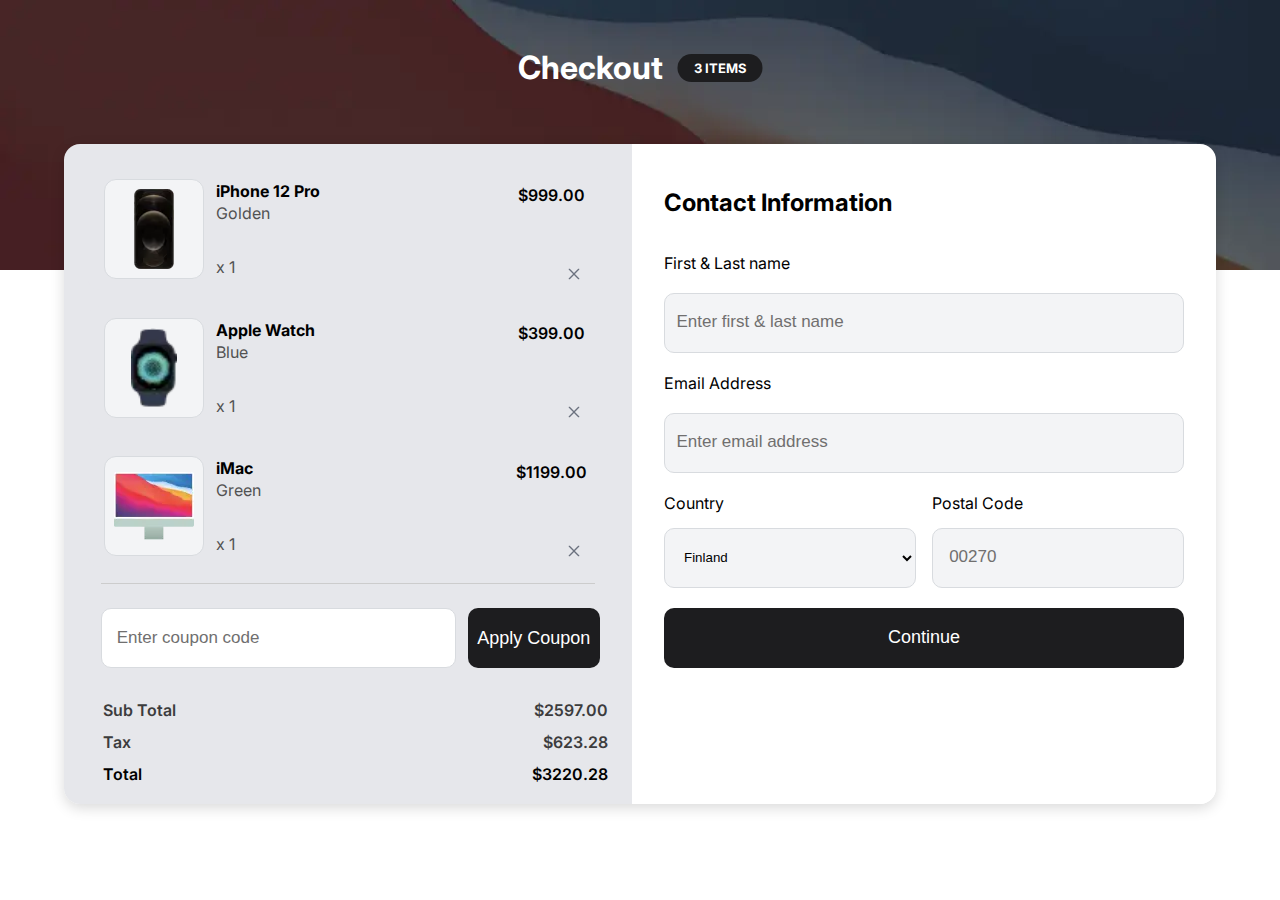
<file: index.html>
<!DOCTYPE html>
<html lang="en">
  <head>
    <meta charset="UTF-8" />
    <meta name="viewport" content="width=device-width, initial-scale=1.0" />
    <meta
      name="description"
      content="A simple checkout page for an online Apple shop."
    />

    <link
      rel="preload"
      as="image"
      href="resources/background-image.webp"
      imagesrcset="resources/background-image.webp"
      imagesizes="100vw"
      fetchpriority="high"
    />

    <link rel="preconnect" href="https://fonts.googleapis.com" />
    <link rel="preconnect" href="https://fonts.gstatic.com" crossorigin />
    <link
      rel="preload"
      href="https://fonts.googleapis.com/css2?family=Inter:wght@200..700&display=swap"
      as="style"
      onload="this.onload=null;this.rel='stylesheet'"
    />
    <noscript>
      <link
        href="https://fonts.googleapis.com/css2?family=Stack+Sans+Text:wght@200..700&display=swap"
        rel="stylesheet"
      />
    </noscript>

    <title>Checkout 3 items - Apple Shop</title>

    <style>
      body {
        margin: 0;
        font-family: "Inter", sans-serif;
      }

      * {
        box-sizing: border-box;
      }

      #top-bg {
        height: 30vh;
        width: 100%;
        position: relative;
      }

      #checkout-text {
        position: absolute;
        top: 3%;
        left: 50%;
        transform: translateX(-50%);
        display: flex;
        align-items: center;
        gap: 15px;
        color: #fff;
      }

      #checkout-text span {
        background: #1d1d1f;
        color: #fff;
        padding: 6px 16px;
        border-radius: 999px;
        display: flex;
        justify-content: center;
        align-items: center;
        font-size: small;
      }

      #main-window {
        display: flex;
        width: 90%;
        height: 660px;
        border-radius: 16px;
        overflow: hidden;
        margin: -130px auto 0;
        position: relative;
        z-index: 1;
        box-shadow: 0 4px 14px rgba(0, 0, 0, 0.15);
      }

      #left-side,
      #right-side {
        flex: 1;
        display: flex;
        flex-direction: column;
        gap: 16px;
        padding: 24px;
        box-sizing: border-box;
      }

      #left-side {
        background-color: #e6e7eb;
        justify-content: space-between;
      }

      #right-side {
        background-color: #fff;
        padding: 24px 32px;
      }

      #right-side h2 {
        margin-bottom: 16px;
      }

      form {
        display: grid;
        gap: 20px;
      }

      .form-item {
        display: flex;
        flex-direction: column;
      }

      .form-row {
        display: flex;
        gap: 16px;
      }

      .form-row .form-item {
        flex: 1;
      }

      .large-input,
      #country,
      #postal-code,
      #coupon-input {
        border: 1px solid #d8dbdf;
        border-radius: 10px;
        height: 60px;
        background-color: #f3f4f6;
      }

      #country {
        margin-top: 15px;
        padding-left: 15px;
      }

      #postal-code {
        margin-top: 15px;
      }

      #submit-button,
      #input-button {
        border: 0;
        border-radius: 10px;
        color: #fff;
        background-color: #1d1d1f;
        height: 60px;
        font-size: large;
      }

      .item-cart {
        display: flex;
        align-items: center;
        justify-content: space-between;
        background: #e6e7eb;
        border-radius: 12px;
        padding: 12px 16px;
        min-height: 110px;
      }

      .img-container {
        flex-shrink: 0;
        margin-right: 12px;
        background-color: #f3f4f6;
        border-radius: 12px;
        border: 1px solid #d8dbdf;
        height: 100px;
        width: 100px;
        display: flex;
        justify-content: center;
        align-items: center;
      }

      .item-image {
        max-width: 100%;
        max-height: 100%;
        object-fit: contain;
        border-radius: 8px;
      }

      .details {
        flex: 1;
        display: flex;
        flex-direction: column;
        gap: 2px;
      }

      .price-remove {
        display: flex;
        flex-direction: column;
        align-items: center;
        gap: 10px;
      }

      .item-name {
        font-weight: 700;
      }

      .item-count {
        min-width: 4ch;
      }

      .item-color {
        margin-top: -16px;
        color: #525252;
      }

      .item-number {
        color: #525252;
      }

      .item-price {
        margin-right: 0px;
        font-weight: 600;
      }

      .remove-item-btn {
        background: none;
        border: none;
        cursor: pointer;
        color: #999;
        margin-top: 30px;
        margin-left: 45px;
      }

      .remove-item-btn:hover {
        color: #333;
      }

      hr {
        border: 1px solid #000;
      }

      .coupon-row {
        display: flex;
        gap: 12px;
        align-items: center;
        padding-left: 13px;
      }

      #coupon-input {
        padding-left: 10px;
        width: 70%;
        background-color: #ffffff;
      }

      #input-button {
        width: 26%;
      }

      input::placeholder {
        font-size: 17px;
        color: #706f6f;
      }

      .details-row {
        margin-bottom: -20px;
      }

      .checkout-details div,
      .checkout-details .details-row {
        display: flex;
        align-items: center;
        white-space: nowrap;
      }

      .checkout-details .details-row #total-price {
        margin-left: auto;
      }

      .lighter-detail,
      .checkout-price {
        color: #3c3c3d;
      }

      #total-text,
      #total-price,
      .lighter-detail,
      .checkout-price {
        font-weight: 600;
      }

      .checkout-details .details-row {
        display: flex; /* makes left and right items align horizontally */
        align-items: center; /* vertical alignment */
      }

      .checkout-details .details-row p:first-child {
        /* Left side label stays on left */
        margin: 0;
      }

      .checkout-details .details-row p:last-child {
        /* Right side price moves to the right */
        margin-left: auto;
      }

      .checkout-details {
        padding-left: 15px;
      }

      #left-side > hr {
        margin-top: auto;
        width: 95%;
        height: 1px;
        background-color: #ccc;
        border: none;
        margin-left: auto;
        margin-right: auto;
      }

      input[type="number"]::-webkit-inner-spin-button,
      input[type="number"]::-webkit-outer-spin-button {
        -webkit-appearance: none;
        margin: 0;
      }

      hr {
        border: 1px solid #000;
      }

      @media (max-width: 480px) {
        #main-window {
          display: flex;
          flex-direction: column;
          height: auto;
        }

        #right-side {
          position: relative;
          z-index: 2;
          flex: none;
          width: 100%;
        }

        #left-side {
          position: relative;
          z-index: 1;
          flex: none;
          width: 100%;
        }

        #checkout-text span {
          white-space: nowrap;
        }

        .item-cart {
          margin-top: -30px;
        }

        input::placeholder {
          font-size: 20px;
          color: #706f6f;
        }

        #coupon-input {
          width: 65%;
        }

        #input-button {
          width: 35%;
        }
        .item-color {
          color: #525252;
        }

        .item-number {
          color: #525252;
        }
      }
    </style>
  </head>

  <body>
    <header>
      <div id="top-bg-div">
        <img
          src="resources/background-image.webp"
          id="top-bg"
          width="1280"
          height="240"
          fetchpriority="high"
          alt="background-image"
        />
      </div>
      <div id="checkout-text-div">
        <h1 id="checkout-text">
          Checkout <span id="item-count">3 ITEMS</span>
        </h1>
      </div>
    </header>
    <main>
      <div id="main-window">
        <div id="left-side">
          <div class="item-cart">
            <div class="img-container">
              <img
                src="resources/Gold.webp"
                srcset="resources/Gold.webp 1x, resources/Gold@2x.webp 2x"
                alt="iPhone 12 Pro"
                class="item-image"
                width="80"
                height="80"
              />
            </div>

            <div class="details">
              <p class="item-name">iPhone 12 Pro</p>
              <p class="item-color">Golden</p>
              <p class="item-number">x 1</p>
            </div>

            <div class="price-remove">
              <p class="item-price">$999.00</p>
              <button class="remove-item-btn" aria-label="Remove Item">
                <img
                  src="resources/close-icon.svg"
                  alt="close-icon"
                  width="24"
                  height="24"
                />
              </button>
            </div>
          </div>

          <div class="item-cart">
            <div class="img-container">
              <img
                src="resources/Apple-watch.webp"
                srcset="
                  resources/Apple-watch.webp   1x,
                  resources/Apple-watchx2.webp 2x
                "
                alt="Apple Watch"
                class="item-image"
                width="80"
                height="80"
              />
            </div>

            <div class="details">
              <p class="item-name">Apple Watch</p>
              <p class="item-color">Blue</p>
              <p class="item-number">x 1</p>
            </div>

            <div class="price-remove">
              <p class="item-price">$399.00</p>
              <button class="remove-item-btn" aria-label="Remove Item">
                <img
                  src="resources/close-icon.svg"
                  alt="close-icon"
                  width="24"
                  height="24"
                />
              </button>
            </div>
          </div>

          <div class="item-cart">
            <div class="img-container">
              <img
                src="resources/iMac.webp"
                srcset="resources/iMac.webp 1x, resources/iMac@2x.webp 2x"
                alt="iMac"
                class="item-image"
                width="80"
                height="80"
              />
            </div>

            <div class="details">
              <p class="item-name">iMac</p>
              <p class="item-color">Green</p>
              <p class="item-number">x 1</p>
            </div>

            <div class="price-remove">
              <p class="item-price">$1199.00</p>
              <button class="remove-item-btn" aria-label="Remove Item">
                <img
                  src="resources/close-icon.svg"
                  alt="close-icon"
                  width="24"
                  height="24"
                />
              </button>
            </div>
          </div>

          <hr />

          <div class="coupon-row">
            <input
              type="text"
              name="coupon-input"
              id="coupon-input"
              placeholder=" Enter coupon code"
            />
            <button id="input-button" aria-label="Apply Coupon Discount">
              Apply Coupon
            </button>
          </div>

          <div class="checkout-details">
            <div class="details-row">
              <p class="lighter-detail">Sub Total</p>
              <p class="checkout-price">$2597.00</p>
            </div>

            <div class="details-row">
              <p class="lighter-detail">Tax</p>
              <p class="checkout-price">$623.28</p>
            </div>

            <div class="details-row">
              <p id="total-text">Total</p>
              <p id="total-price">$3220.28</p>
            </div>
          </div>
        </div>
        <div id="right-side">
          <form>
            <h2>Contact Information</h2>

            <label for="name" class="regular-label">First & Last name</label>
            <input
              class="large-input"
              placeholder="  Enter first & last name"
              id="name"
              type="text"
            />

            <label for="email" class="regular-label">Email Address</label>
            <input
              class="large-input"
              placeholder="  Enter email address"
              id="email"
              type="email"
            />

            <div class="form-row">
              <div class="form-item">
                <label for="country">Country</label>
                <select name="dropdown" id="country">
                  <option value="iran">Iran</option>
                  <option value="united-states">United States</option>
                  <option value="finland" selected>Finland</option>
                </select>
              </div>

              <div class="form-item">
                <label for="postal-code">Postal Code</label>
                <input placeholder="   00270" id="postal-code" />
              </div>
            </div>

            <button id="submit-button" type="submit" aria-label="continue">
              Continue
            </button>
          </form>
        </div>
      </div>
    </main>
  </body>
</html>
</file>
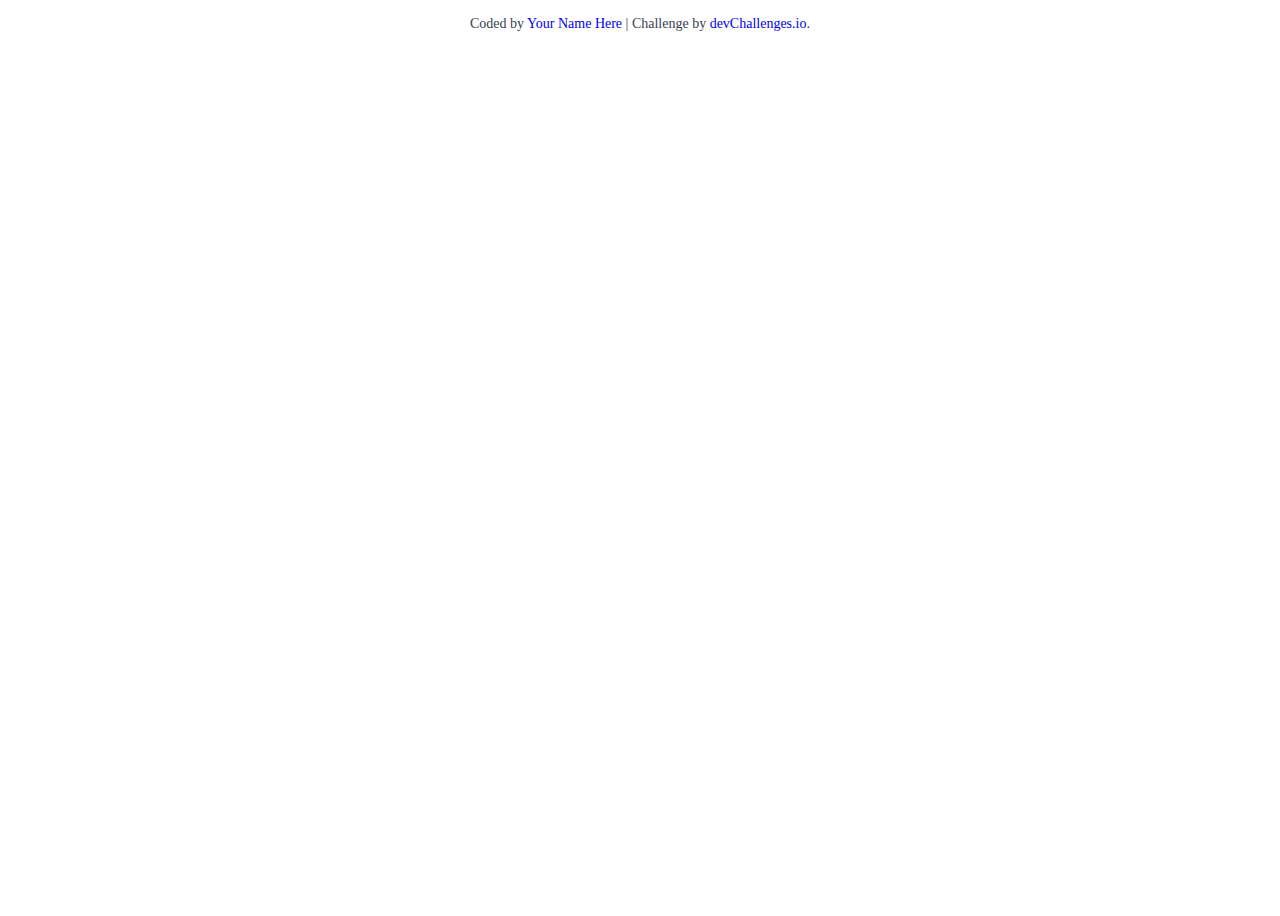
<file: device-shop-checkout-master/index.html>
<!DOCTYPE html>
<html lang="en">
  <head>
    <meta charset="UTF-8" />
    <meta name="viewport" content="width=device-width, initial-scale=1.0" />

    <link
      rel="icon"
      href="resources/favicon.ico"
      type="image/x-icon"
      sizes="96x96"
    />

    <title>Device Shop Checkout | devChallenges.io</title>

    <!--You are welcome to delete these styles or modify them in your own stylesheet -->
    <style>
      * {
        margin: 0;
        padding: 0;
        box-sizing: border-box;
      }

      body {
        height: 100vh;
      }

      .author-info {
        font-size: 14px;
        text-align: center;
        margin-top: 16px;
        color: rgb(55, 65, 81);
      }

      .author-info a {
        text-decoration: none;
      }
    </style>
  </head>
  <body>
    <!--     
    Checkout
    
    3 items
    
    iPhone 12 Pro
    
    Golden
    
    $999.00
    
    x 1
    
    Apple Watch
    
    Blue
    
    $399.00
    
    iMac
    
    Green
    
    $1199.00
    
    Enter coupon code
    
    Apply Coupon
    
    Sub total
    
    $2597.00
    
    Tax
    
    $623.28
    
    Total
    
    $3220.28
    
    Contact Information
    
    First & Last name
    
    Enter first & last name
    
    Email Address
    
    Enter email address
    
    Country
    
    Finland
    
    Postal Code
    
    00270
    
    Continue
     -->

    <div class="author-info">
      Coded by <a href="#">Your Name Here</a> | Challenge by
      <a href="https://www.devchallenges.io?ref=challenge" target="_blank"
        >devChallenges.io</a
      >.
    </div>
  </body>
</html>
</file>
